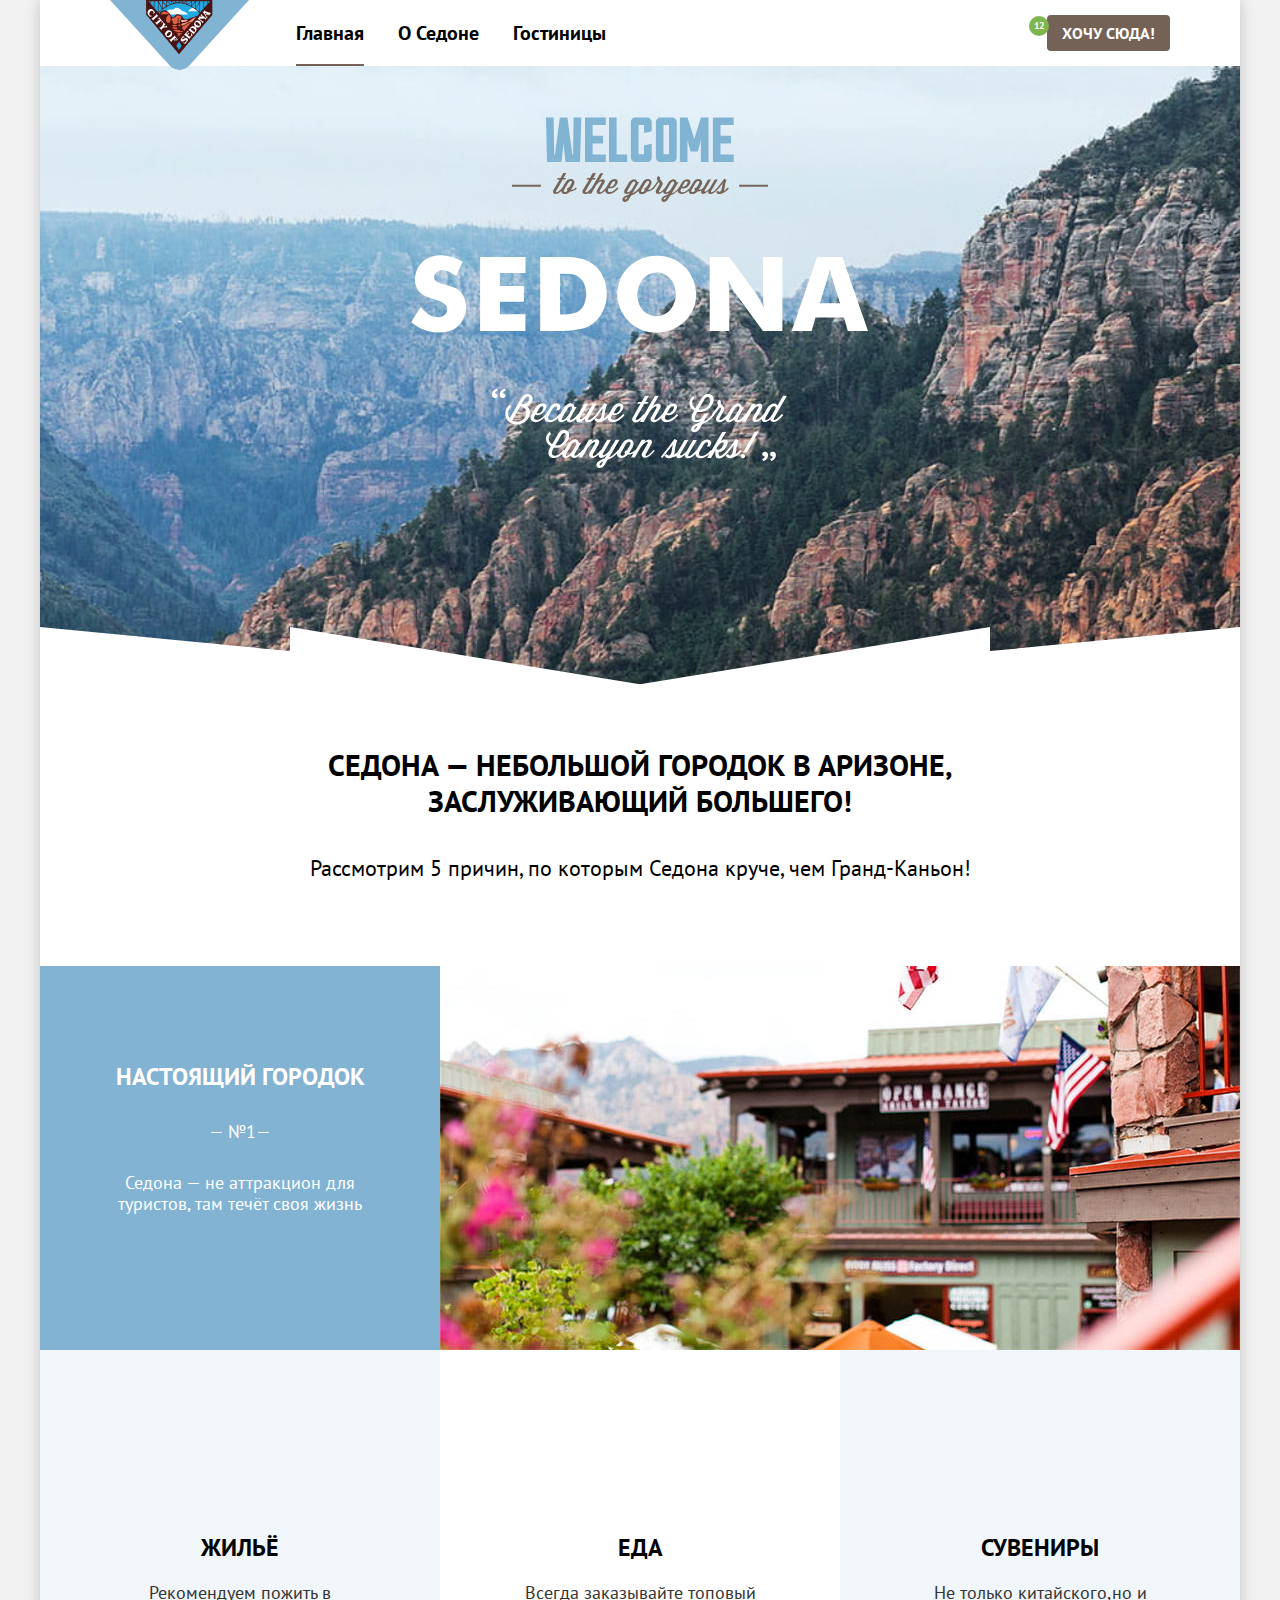
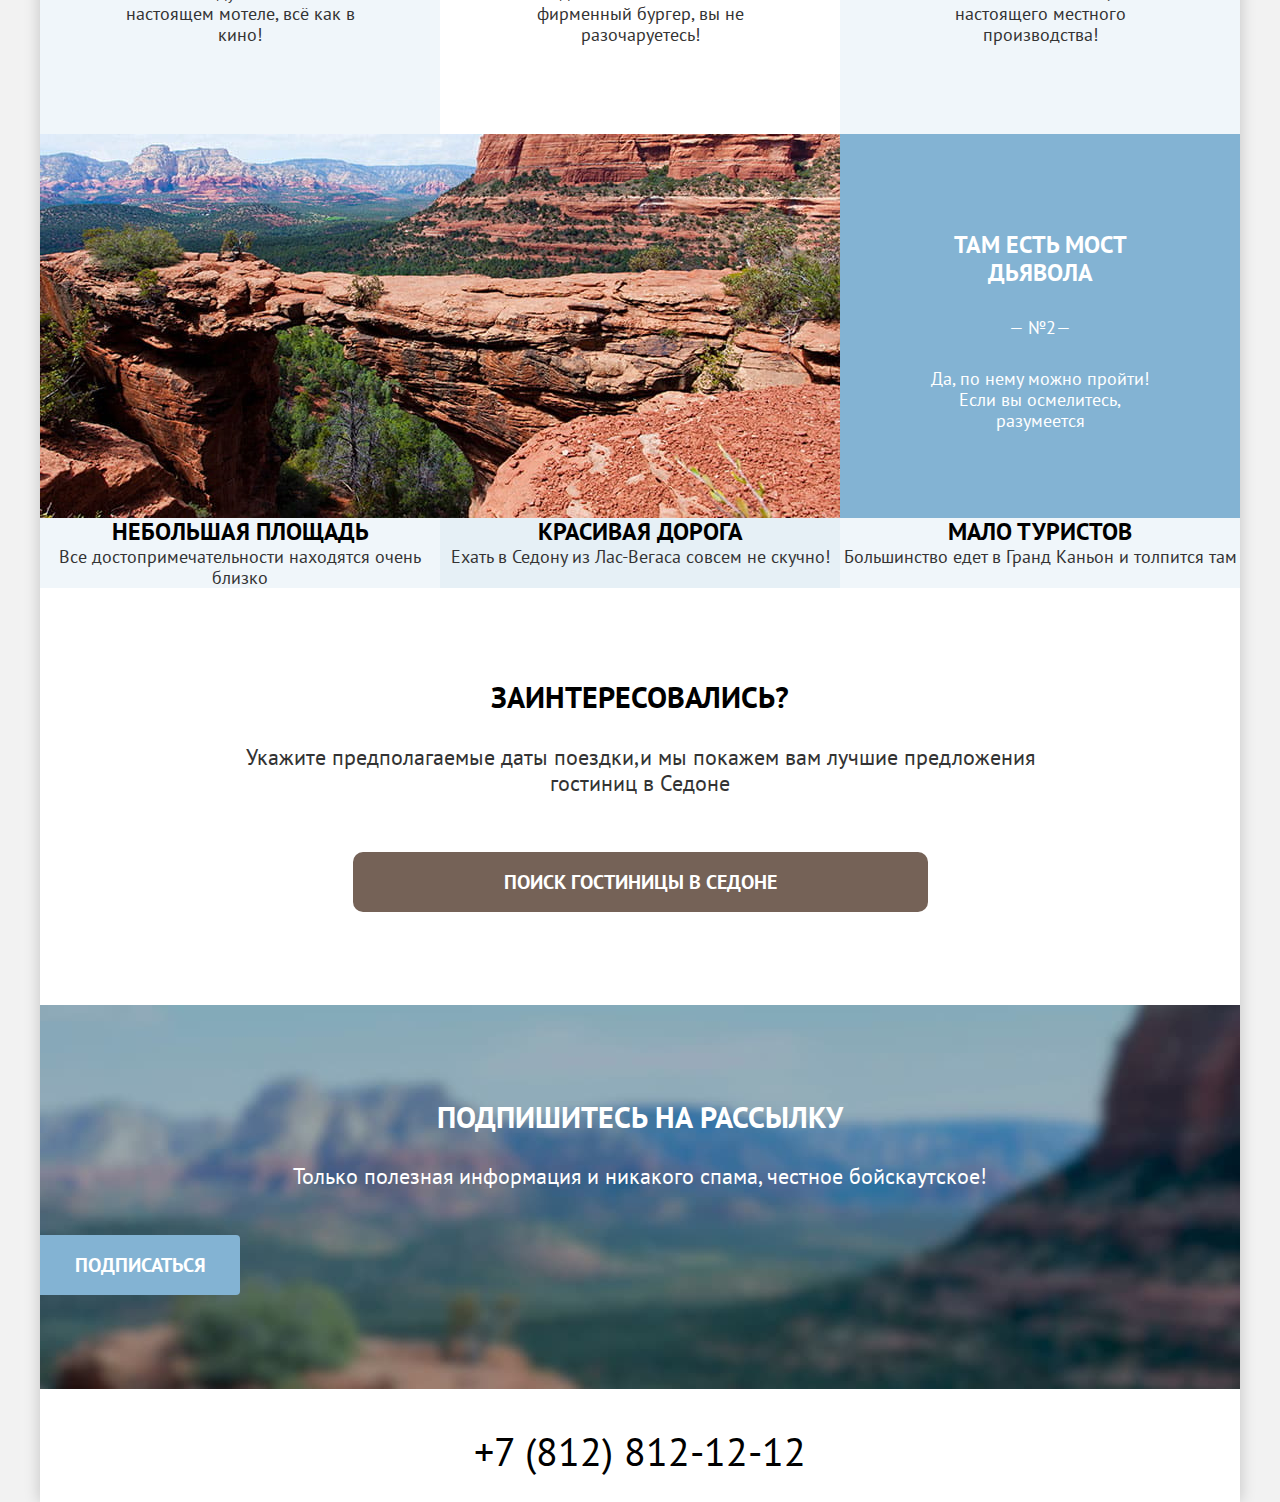
<file: index.html>
<!DOCTYPE html>
<html lang="ru">
  <head>
    <meta charset="utf-8">
    <meta name="viewport" content="width=device-width, initial-scale=1">
    <meta name="keywords" content="Седона, Гранд-Каньон, Аризона, путешествие, отдых, гостиница">
    <meta name="description" content="Седона - городок в Аризоне покруче, чем Гранд-Каньон">
    <link rel="stylesheet" href="css/style.css">
    <title>Седона - небольшой городок в Аризоне</title>
  </head>
  <body>
    <header class="page-header">
      <nav class="main-navigation">
        <a class="logo-link" href="">
          <img class="logo" src="images/header/logo.svg" width="139" height="70" alt="Логотип городка Седона.">
        </a>
        <ul class="navigation-list site-navigation">
          <li class="navigation-item">
            <a class="navigation-link navigation-link-current" href="">Главная</a>
          </li>
          <li class="navigation-item">
            <a class="navigation-link" href="#">О Седоне</a>
          </li>
          <li class="navigation-item">
            <a class="navigation-link" href="catalog.html">Гостиницы</a>
          </li>
        </ul>
        <ul class="navigation-list user-navigation">
          <li class="navigation-item">
            <a class="navigation-link" href="#">
              <span class="visually-hidden">Поиск</span>
            </a>
          </li>
          <li class="navigation-item">
            <a class="navigation-link" href="#">
              <span class="visually-hidden">Избранное</span>
              <span class="button-counter">12</span>
            </a>
          </li>
          <li class="navigation-item">
            <a class="button button-secondary" href="#">Хочу сюда!</a>
          </li>
        </ul>
      </nav>
    </header>

    <main class="index-page main-container">
      <h1 class="visually-hidden">Седона - городок в Аризоне</h1>
      <div class="hero">
        <img class="hero-image" src="images/hero.svg" width="458" height="352" alt="Welcome to the gorgeous Sedona. Because the Grand Canyon sucks!">
      </div>
      <section class="features">
        <h2 class="visually-hidden">Преимущества Седоны</h2>
        <p class="features-title">Седона — небольшой городок в Аризоне, заслуживающий большего!</p>
        <p class="features-description">Рассмотрим 5 причин, по которым Седона круче, чем Гранд-Каньон!</p>
        <ol class="features-list">
          <li class="features-item features-item-large">
            <div class="features-content">
              <h3>Настоящий городок</h3>
              <p>Седона — не аттракцион для туристов, там течёт своя жизнь</p>
            </div>
            <img src="images/features_city.jpg" width="800" height="384" alt="Фото города Седона.">
            <ul class="features-list features-sublist">
              <li class="features-item">
                <h4>Жильё</h4>
                <p>Рекомендуем пожить в настоящем мотеле, всё как в кино!</p>
              </li>
              <li class="features-item">
                <h4>Еда</h4>
                <p>Всегда заказывайте топовый фирменный бургер, вы не разочаруетесь!</p>
              </li>
              <li class="features-item">
                <h4>Сувениры</h4>
                <p>Не только китайского,но и настоящего местного производства!</p>
              </li>
            </ul>
          </li>
          <li class="features-item features-item-large">
            <div class="features-content">
              <h3>Там есть мост дьявола</h3>
              <p>Да, по нему можно пройти! Если вы осмелитесь, разумеется</p>
            </div>
            <img src="images/features-bridge.jpg" width="800" height="384" alt="Фото моста дьявола.">
          </li>
          <li class="features-item">
            <h3>Небольшая площадь</h3>
            <p>Все достопримечательности находятся очень близко</p>
          </li>
          <li class="features-item">
            <h3>Красивая дорога</h3>
            <p>Ехать в Седону из Лас-Вегаса совсем не скучно!</p>
          </li>
          <li class="features-item">
            <h3>Мало туристов</h3>
            <p>Большинство едет в Гранд Каньон и толпится там</p>
          </li>
        </ol>
      </section>
      <section class="booking">
        <h2 class="visually-hidden">Поиск гостиницы</h2>
        <p class="booking-title">Заинтересовались?</p>
        <p class="booking-description">Укажите предполагаемые даты поездки,и мы покажем вам лучшие предложения гостиниц в Седоне</p>
        <a class="button booking-button button-secondary" href="#">Поиск гостиницы в Седоне</a>
      </section>
      <section class="subscribe">
        <h2 class="subscribe-title">Подпишитесь на рассылку</h2>
        <p class="subscribe-description">Только полезная информация и никакого спама, честное бойскаутское!</p>
        <form class="subscribe-form" action="https://echo.htmlacademy.ru/courses" method="post">
          <label class="visually-hidden"> Ваш E-Mail
            <input class="subscribe-input" type="text" name="email" placeholder="Ваш e-mail">
          </label>
          <button class="button subscribe-button" type="submit">Подписаться</button>
        </form>
      </section>
    </main>

    <footer class="page-footer">
      <ul class="social-list">
        <li class="social-item">
          <a class="social-link" href="https://twitter.com/htmlacademy_ru">
            <span class="visually-hidden">Twitter</span>
          </a>
        </li>
        <li class="social-item">
          <a class="social-link" href="https://www.facebook.com/htmlacademy">
            <span class="visually-hidden">Facebook</span>
          </a>
        </li>
        <li class="social-item">
          <a class="social-link" href="https://www.youtube.com/c/HTMLAcademyRUS">
            <span class="visually-hidden">YouTube</span>
          </a>
        </li>
      </ul>
      <a class="footer-phone" href="tel:88128121212">+7 (812) 812-12-12</a>
      <a class="developer" href="https://htmlacademy.ru/">
        <span class="visually-hidden">Сделано в HTMLAcademy</span>
      </a>
    </footer>
  </body>
</html>
</file>
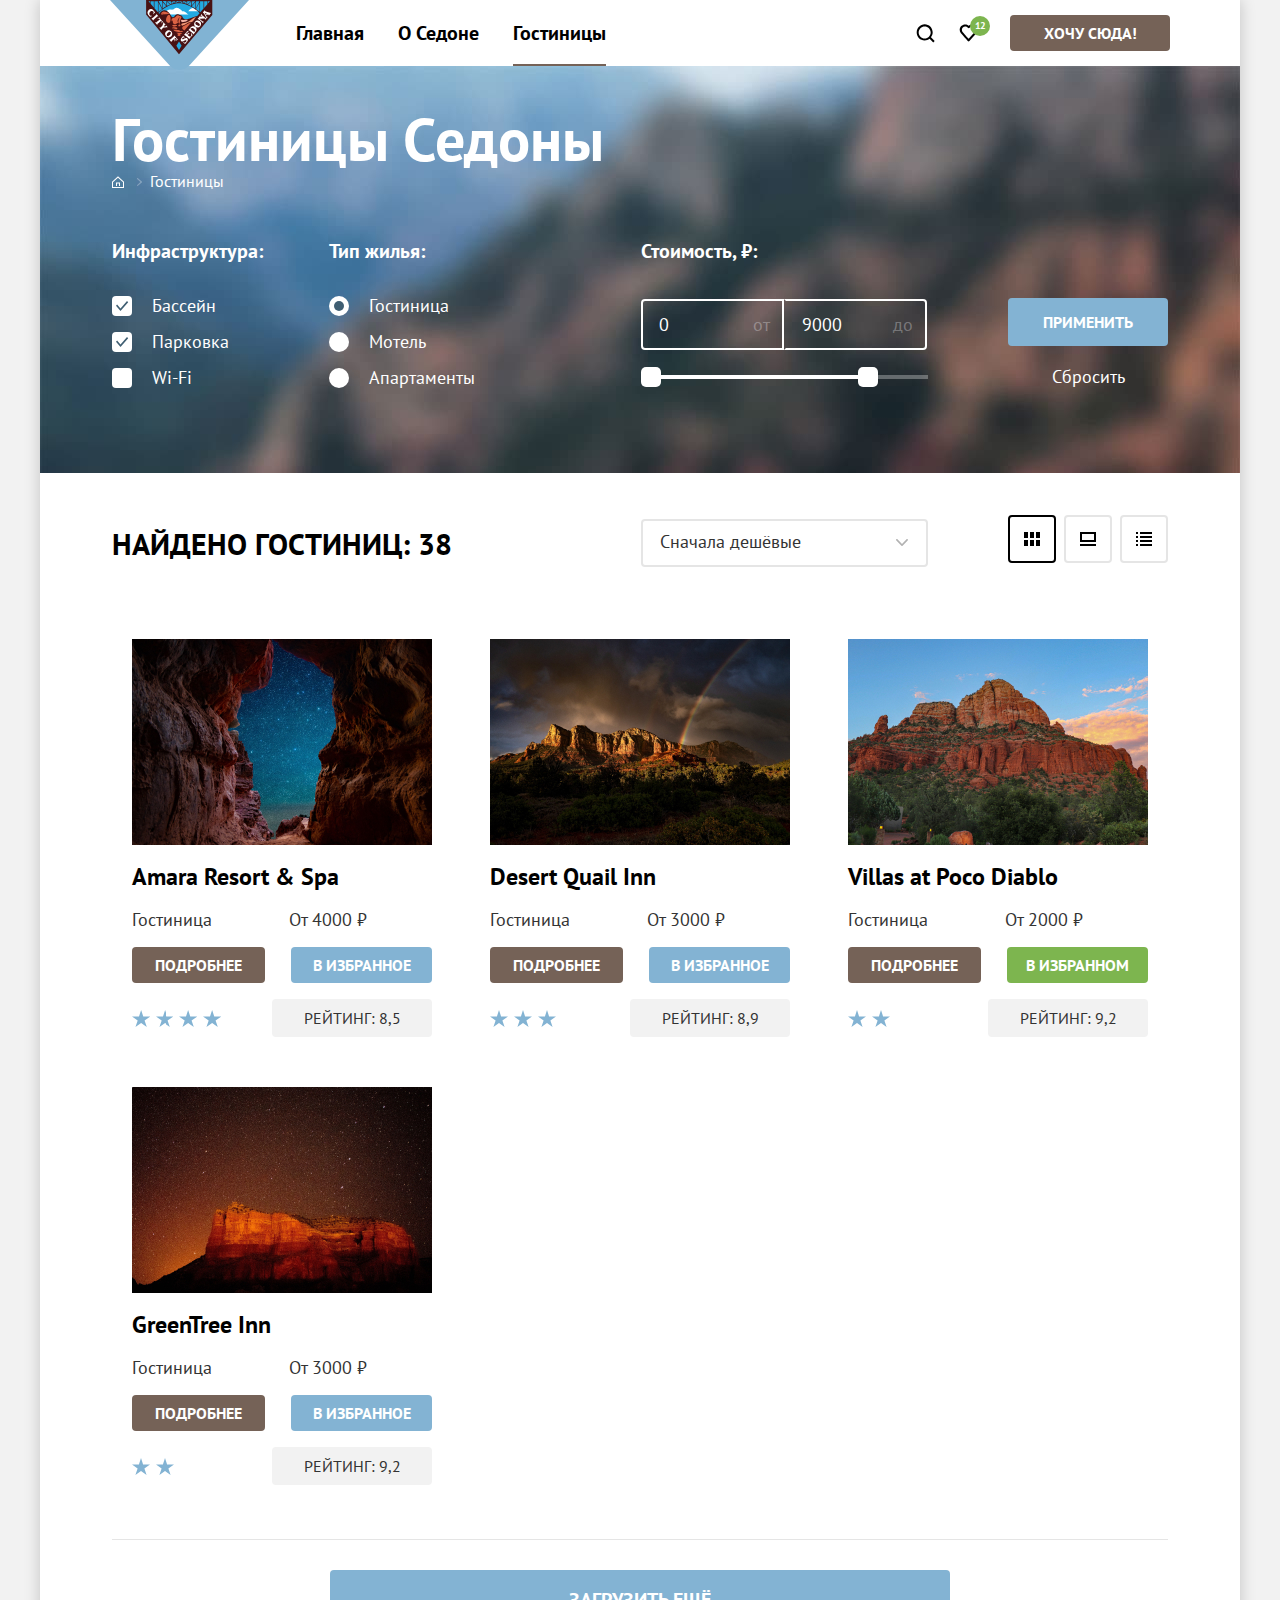
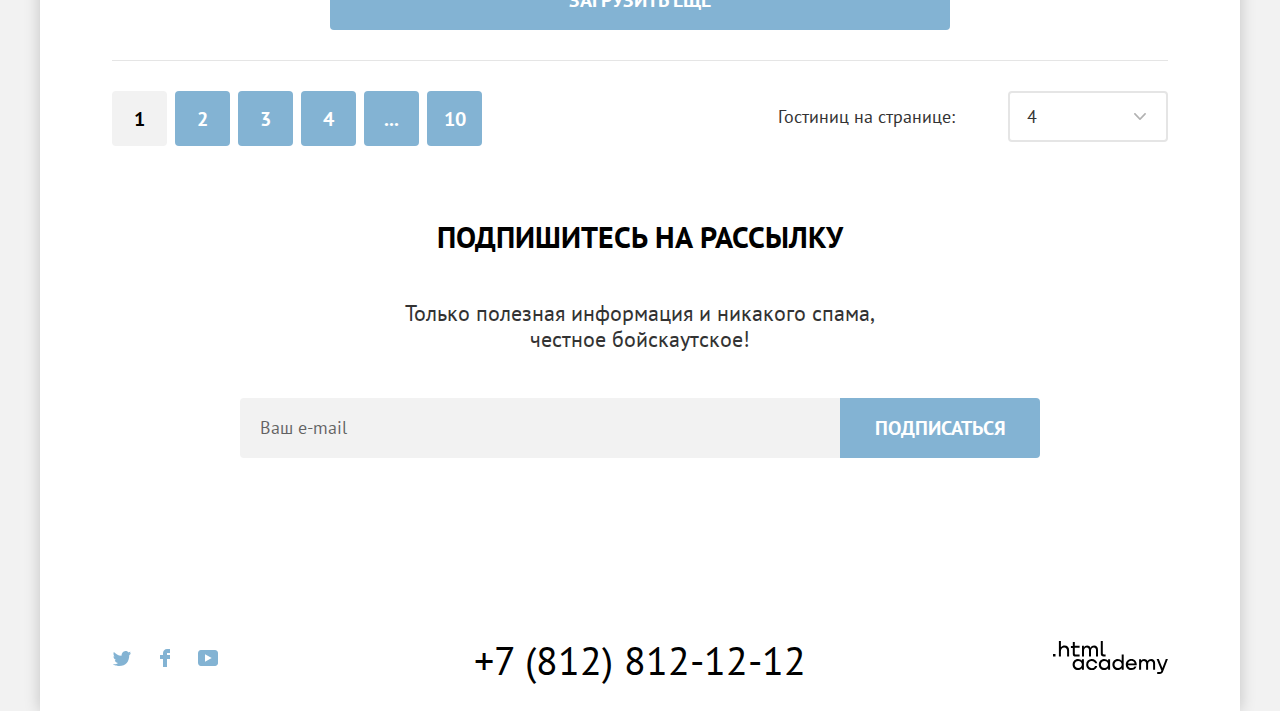
<file: catalog.html>
<!DOCTYPE html>
<html lang="ru">

<head>
  <meta charset="utf-8">
  <meta name="viewport" content="width=device-width, initial-scale=1">
  <meta name="keywords" content="Седона, Гранд-Каньон, Аризона, путешествие, отдых, гостиница">
  <meta name="description" content="Седона - городок в Аризоне покруче, чем Гранд-Каньон">
  <link rel="stylesheet" href="css/style.css">
  <link rel="icon" href="favicon.ico">
  <title>Седона - небольшой городок в Аризоне</title>
</head>

<body>
  <header class="page-header">
    <nav class="main-navigation">
      <a class="logo-link" href="index.html">
        <img class="logo" src="images/header/logo.svg" width="139" height="70" alt="Логотип городка Седона.">
      </a>
      <ul class="navigation-list site-navigation">
        <li class="navigation-item">
          <a class="navigation-link" href="index.html">Главная</a>
        </li>
        <li class="navigation-item">
          <a class="navigation-link" href="#">О Седоне</a>
        </li>
        <li class="navigation-item">
          <a class="navigation-link navigation-link-current" href="">Гостиницы</a>
        </li>
      </ul>
      <ul class="navigation-list user-navigation">
        <li class="navigation-item">
          <a class="navigation-link" href="#">
            <span class="visually-hidden">Поиск</span>
            <svg class="navigation-icon" width="19" height="19" viewBox="0 0 19 19" fill="none"
              xmlns="http://www.w3.org/2000/svg">
              <path
                d="M18.6821 16.9114L14.9821 13.2114C15.9821 11.9114 16.6821 10.2114 16.6821 8.31142C16.6821 3.91142 13.0821 0.311417 8.68207 0.311417C4.28207 0.311417 0.682068 4.01142 0.682068 8.41142C0.682068 12.8114 4.28207 16.4114 8.68207 16.4114C10.4821 16.4114 12.1821 15.8114 13.5821 14.7114L17.2821 18.4114L18.6821 16.9114ZM8.68207 14.4114C5.38207 14.4114 2.68207 11.7114 2.68207 8.41142C2.68207 5.11142 5.38207 2.41142 8.68207 2.41142C11.9821 2.41142 14.6821 5.11142 14.6821 8.41142C14.6821 11.7114 11.9821 14.4114 8.68207 14.4114Z"
                fill="black" />
            </svg>
          </a>
        </li>
        <li class="navigation-item">
          <a class="navigation-link favourite" href="#">
            <span class="visually-hidden">Избранное</span>
            <svg class="navigation-icon" width="19" height="18" viewBox="0 0 19 18" fill="none"
              xmlns="http://www.w3.org/2000/svg">
              <path
                d="M9.58207 17.4114C9.28207 17.4114 8.98207 17.3114 8.78207 17.0114C3.38207 10.9114 2.08207 9.51142 1.78207 9.11142C1.08207 8.21142 0.682068 7.01142 0.682068 5.81142C0.682068 2.81142 3.08207 0.411423 6.18207 0.411423C7.48207 0.411423 8.68207 0.911423 9.68207 1.71142C10.6821 0.911423 11.9821 0.411423 13.1821 0.411423C16.1821 0.411423 18.6821 2.81142 18.6821 5.81142C18.6821 7.11142 18.1821 8.31142 17.3821 9.21142L10.3821 17.1114C10.1821 17.3114 9.98207 17.4114 9.58207 17.4114ZM3.58207 7.91142C3.88207 8.31142 7.08207 11.9114 9.68207 14.8114L15.8821 7.81142C16.3821 7.31142 16.5821 6.61142 16.5821 5.81142C16.5821 4.01142 15.0821 2.51142 13.2821 2.51142C12.2821 2.51142 11.2821 3.01142 10.5821 3.81142C10.2821 4.11142 9.98207 4.21142 9.68207 4.21142C9.38207 4.21142 9.08207 4.01142 8.88207 3.81142C8.18207 3.01142 7.18207 2.51142 6.18207 2.51142C4.38207 2.51142 2.88207 4.01142 2.88207 5.81142C2.78207 6.71142 3.18207 7.41142 3.58207 7.91142C3.48207 7.91142 3.48207 7.91142 3.58207 7.91142Z"
                fill="black" />
            </svg>
            <span class="button-counter">12</span>
          </a>
        </li>
        <li class="navigation-item">
          <a class="button button-secondary user-navigation-button" href="#">Хочу сюда!</a>
        </li>
      </ul>
    </nav>
  </header>

  <main class="inner-page main-container">
    <div class="main-header">
      <h1 class="page-title">Гостиницы Седоны</h1>
      <ul class="breadcrumbs">
        <li class="breadcrumbs-item">
          <a class="breadcrumbs-link" href="index.html">
            <span class="visually-hidden">Главная</span>
          </a>
        </li>
        <li class="breadcrumbs-item">
          <a class="breadcrumbs-link breadcrumbs-link-current" href="">Гостиницы
          </a>
        </li>
      </ul>
      <section class="catalog-filter">
        <h2 class="visually-hidden">Фильтрация гостиниц Седоны</h2>
        <form class="filter-form" action="https://echo.htmlacademy.ru/courses" method="get">
          <fieldset class="filter-fieldset filter-services">
            <legend class="filter-title">Инфраструктура:</legend>
            <ul class="filter-list">
              <li class="filter-item">
                <label class="control">
                  <input class="control-input" type="checkbox" name="pool" checked>
                  <span class="control-label">Бассейн</span>
                </label>
              </li>
              <li class="filter-item">
                <label class="control">
                  <input class="control-input" type="checkbox" name="parking" checked>
                  <span class="control-label">Парковка</span>
                </label>
              </li>
              <li class="filter-item">
                <label class="control">
                  <input class="control-input" type="checkbox" name="wifi">
                  <span class="control-label">Wi-Fi</span>
                </label>
              </li>
            </ul>
          </fieldset>

          <fieldset class="filter-fieldset filter-living-type">
            <legend class="filter-title">Тип жилья:</legend>
            <ul class="filter-list">
              <li class="filter-item">
                <label class="control">
                  <input class="control-input" type="radio" name="living-type" value="hotel" checked>
                  <span class="control-label">Гостиница</span>
                </label>
              </li>
              <li class="filter-item">
                <label class="control">
                  <input class="control-input" type="radio" name="living-type" value="motel">
                  <span class="control-label">Мотель</span>
                </label>
              </li>
              <li class="filter-item">
                <label class="control">
                  <input class="control-input" type="radio" name="living-type" value="apartment">
                  <span class="control-label">Апартаменты</span>
                </label>
              </li>
            </ul>
          </fieldset>

          <fieldset class="filter-fieldset filter-price">
            <legend class="filter-title">Стоимость, ₽:</legend>
            <div class="range-wrapper-inputs">
              <label class="range-label">
                <input class="range-input" type="number" name="min-price" placeholder="0" value="0">
                <span class="range-title">от</span>
              </label>
              <label class="range-label">
                <input class="range-input" type="number" name="max-price" placeholder="9000" value="9000">
                <span class="range-title">до</span>
              </label>
            </div>
            <div class="range-scale">
              <div class="range-bar" style="left: 0; right: 60px;">
                <button class="range-toggle range-toggle-min" type="button">
                  <span class="visually-hidden">Изменить минимальную цену</span>
                </button>
                <button class="range-toggle range-toggle-max" type="button">
                  <span class="visually-hidden">Изменить максимальную цену</span>
                </button>
              </div>
            </div>
          </fieldset>
          <div class="filter-buttons">
            <button class="button filter-button" type="submit">Применить</button>
            <button class="filter-button-reset" type="reset">Сбросить</button>
          </div>
        </form>
      </section>
    </div>
    <section class="catalog">
      <h2 class="visually-hidden">Список подходящих гостиниц</h2>
      <div class="catalog-sort">
        <p class="filter-result">Найдено гостиниц: 38</p>
        <form class="sorting" action="https://echo.htmlacademy.ru/courses" method="get">
          <label class="visually-hidden">Сортировка гостиниц</label>
          <select class="sorting-control" name="sorting">
            <option class="sorting-cheap">Сначала дешёвые</option>
          </select>
        </form>
        <ul class="show-button-list">
          <li class="show-button-item">
            <a class="show-button tile show-button-current" href="#">
              <span class="visually-hidden">Показать карточками</span>
            </a>
          </li>
          <li class="show-button-item">
            <a class="show-button slide" href="#">
              <span class="visually-hidden">Показать слайдами</span>
            </a>
          </li>
          <li class="show-button-item">
            <a class="show-button list" href="#">
              <span class="visually-hidden">Показать списком</span>
            </a>
          </li>
        </ul>
      </div>
      <ul class="product-list">
        <li class="product-item">
          <a class="product-header" href="#">
            <img class="product-img" src="images/catalog/amara-resort.jpg" width="300" height="206" alt="">
            <h3 class="product-title">Amara Resort & Spa</h3>
          </a>
          <div class="product-info">
            <span class="living-type">Гостиница</span>
            <span class="product-price">От 4000 ₽</span>
          </div>
          <div class="product-rating-wrapper">
            <p class="product-stars product-star--four">
              <span class="visually-hidden">4 звезды</span>
            </p>
            <span class="product-rating">Рейтинг: 8,5</span>
          </div>
          <div class="product-buttons">
            <a class="button button-secondary product-button" href="#">Подробнее</a>
            <button class="button product-button-favourites" type="button">В избранное</button>
          </div>
        </li>
        <li class="product-item">
          <a class="product-header" href="#">
            <img class="product-img" src="images/catalog/desert-quail.jpg" width="300" height="206" alt="">
            <h3 class="product-title">Desert Quail Inn</h3>
          </a>
          <div class="product-info">
            <span class="living-type">Гостиница</span>
            <span class="product-price">От 3000 ₽</span>
          </div>
          <div class="product-rating-wrapper">
            <p class="product-stars product-star--three">
              <span class="visually-hidden">3 звезды</span>
            </p>
            <span class="product-rating">Рейтинг: 8,9</span>
          </div>
          <div class="product-buttons">
            <a class="button button-secondary product-button" href="#">Подробнее</a>
            <button class="button product-button-favourites" type="button">В избранное</button>
          </div>
        </li>
        <li class="product-item">
          <a class="product-header" href="#">
            <img class="product-img" src="images/catalog/villas-at-poco.jpg" width="300" height="206" alt="">
            <h3 class="product-title">Villas at Poco Diablo</h3>
          </a>
          <div class="product-info">
            <span class="living-type">Гостиница</span>
            <span class="product-price">От 2000 ₽</span>
          </div>
          <div class="product-rating-wrapper">
            <p class="product-stars product-star--two">
              <span class="visually-hidden">2 звезды</span>
            </p>
            <span class="product-rating">Рейтинг: 9,2 </span>
          </div>
          <div class="product-buttons">
            <a class="button button-secondary product-button" href="#">Подробнее</a>
            <button class="button in-favorites" type="button">В избранном</button>
          </div>
        </li>
        <li class="product-item">
          <a class="product-header" href="#">
            <img class="product-img" src="images/catalog/greentree.jpg" width="300" height="206" alt="">
            <h3 class="product-title">GreenTree Inn</h3>
          </a>
          <div class="product-info">
            <span class="living-type">Гостиница</span>
            <span class="product-price">От 3000 ₽</span>
          </div>
          <div class="product-rating-wrapper">
            <p class="product-stars product-star--two">
              <span class="visually-hidden">2 звезды</span>
            </p>
            <span class="product-rating">Рейтинг: 9,2 </span>
          </div>
          <div class="product-buttons">
            <a class="button button-secondary product-button" href="#">Подробнее</a>
            <button class="button product-button-favourites" type="button">В избранное</button>
          </div>
        </li>
      </ul>
      <button class="button load-more" type="button">Загрузить ещё</button>
      <div class="pagination-container">
        <ul class="pagination-list">
          <li class="pagination-item">
            <a class="pagination-link pagination-link-current">1</a>
          </li>
          <li class="pagination-item">
            <a class="pagination-link" href="#">2</a>
          </li>
          <li class="pagination-item">
            <a class="pagination-link" href="#">3</a>
          </li>
          <li class="pagination-item">
            <a class="pagination-link" href="#">4</a>
          </li>
          <li class="pagination-item">
            <a class="pagination-link">...</a>
          </li>
          <li class="pagination-item">
            <a class="pagination-link" href="#">10</a>
          </li>
        </ul>
        <form class="pagination-select" action="https://echo.htmlacademy.ru/courses" method="get">
          <label class="pagination-select-label" for="pagination-select-field">Гостиниц на странице:</label>
          <select name="pagination" id="pagination-select-field">
            <option value="4">4</option>
          </select>
        </form>
      </div>
    </section>
    <section class="subscribe">
      <div class="subscribe-container">
      <h2 class="subscribe-title">Подпишитесь на рассылку</h2>
      <p class="subscribe-description">Только полезная информация и никакого спама, <br> честное бойскаутское!</p>
      <form class="subscribe-form" action="https://echo.htmlacademy.ru/courses" method="post">
        <label class="visually-hidden"> Ваш E-Mail </label>
        <input class="subscribe-input" type="text" name="email" placeholder="Ваш e-mail" required>
        <button class="button subscribe-button" type="submit">Подписаться</button>
      </form>
      </div>
    </section>
  </main>

  <footer class="page-footer">
    <ul class="social-list">
      <li class="social-item">
        <a class="social-link" href="https://twitter.com/htmlacademy_ru">
          <span class="visually-hidden">Twitter</span>
          <svg class="social-icon" aria-hidden="true" focusable="false" xmlns="http://www.w3.org/2000/svg" width="18"
            height="15" viewBox="0 0 18 15">
            <g clip-path="url(#a)">
              <path
                d="M11.6.2c1.8-.5 3.2.3 3.8 1.2.7-.2 1.4-.5 2.1-.7 0 .9-.6 1.5-.9 1.8.7.1 1.4-.6 1.4-.6-.2 1-1.1 1.8-1.7 2C16.1 10.7 13 15.1 5.7 15h-.5c-.4 0-4.4-.5-5.2-1.9 2.4.2 4.1-.4 5-1.2-1-.3-2.9-.4-3.2-2.9.4.1.6.2 1.3.1C1.8 8.3.4 7.5.5 5.3c.3.3 1.1.5 1.4.5C1.1 5.6-.2 2.5.9.9c1.9 1.9 4 3.6 7.6 3.8C8.7 2.3 9.7.8 11.6.2" />
            </g>
            <defs>
              <clipPath id="a">
                <path fill="#fff" d="M0 0h18v15H0z" />
              </clipPath>
            </defs>
          </svg>
        </a>
      </li>
      <li class="social-item">
        <a class="social-link" href="https://www.facebook.com/htmlacademy">
          <span class="visually-hidden">Facebook</span>
          <svg class="social-icon" aria-hidden="true" focusable="false" width="10" height="18" viewBox="0 0 10 18"
            xmlns="http://www.w3.org/2000/svg">
            <g clip-path="url(#clip0_24196_688)">
              <path d="M7 0C4.8 0 3 1.8 3 4V6H0V10H3V18H7V10H10V6H7V4H10V0H7Z"/>
            </g>
            <defs>
              <clipPath id="clip0_24196_688">
                <rect width="10" height="18" fill="white" />
              </clipPath>
            </defs>
          </svg>

        </a>
      </li>
      <li class="social-item">
        <a class="social-link" href="https://www.youtube.com/c/HTMLAcademyRUS">
          <span class="visually-hidden">YouTube</span>
          <svg class="social-icon" aria-hidden="true" focusable="false" width="20" height="16" viewBox="0 0 20 16" xmlns="http://www.w3.org/2000/svg">
            <g clip-path="url(#clip0_24196_686)">
              <path
                d="M17 0H2.9C1.2 0 0 1.5 0 3.2V12.7C0 14.5 1.2 16 2.9 16H17.2C18.7 16 20.1 14.5 20.1 12.8V3.2C19.9 1.5 18.7 0 17 0ZM7 11.8V4.2L13.7 8L7 11.8Z"/>
            </g>
            <defs>
              <clipPath id="clip0_24196_686">
                <rect width="20" height="16" fill="white" />
              </clipPath>
            </defs>
          </svg>
        </a>
      </li>
    </ul>
    <a class="footer-phone" href="tel:88128121212">+7 (812) 812-12-12</a>
    <a class="developer" href="https://htmlacademy.ru/">
      <span class="visually-hidden">Сделано в HTMLAcademy</span>
      <svg class="developer-icon" aria-hidden="true" focusable="false" xmlns="http://www.w3.org/2000/svg" width="115" height="33" viewBox="0 0 115 33">
        <path
          d="M0 12.9v2.6h2.5v-2.6zM11.6 4.5c-1.6 0-2.8.7-3.6 1.7h-.1V0h-2v15.5h2v-5.3c0-2.1 1.3-3.6 3.3-3.6 1.8 0 2.9 1.4 2.9 3.2v5.7h2V9.4c.1-3-1.8-4.9-4.5-4.9M26.6 4.8h-4.8V1.1h-2v3.8h-1.9v2h1.9v6c0 1.7 1 2.7 2.7 2.7h4.1v-2h-3.7c-.7 0-1.1-.4-1.1-1.1V6.8h4.8zM41.1 4.6c-1.6 0-2.9.8-3.5 2.1h-.1c-.6-1.2-1.8-2.1-3.4-2.1-1.4 0-2.5.8-3.1 1.8h-.1V4.8H29v10.6h2V10c0-2 1-3.5 2.6-3.5 1.5 0 2.4 1 2.4 2.6v6.3h2V9.8c0-2.4 1.4-3.3 2.6-3.3 1.5 0 2.4 1 2.4 2.6v6.3h2V8.9c.1-2.5-1.4-4.3-3.9-4.3M47.8 12.7c0 1.7 1 2.7 2.8 2.7h2v-2h-1.7c-.7 0-1.1-.4-1.1-1.1V0h-2zM28.9 19.7c-.9-1.1-2.2-1.8-3.9-1.8-3.1 0-5.4 2.3-5.4 5.6s2.3 5.6 5.4 5.6c1.8 0 3-.8 3.8-1.9h.1v1.6h2V18.2h-2zm-3.6 7.4c-2.2 0-3.6-1.6-3.6-3.6s1.4-3.6 3.6-3.6 3.6 1.6 3.6 3.6c0 1.9-1.4 3.6-3.6 3.6M44.2 22c-.5-2.4-2.6-4.1-5.4-4.1a5.4 5.4 0 0 0-5.6 5.6c0 3.1 2.2 5.6 5.6 5.6 2.8 0 4.9-1.8 5.4-4.2h-2.1a3.4 3.4 0 0 1-3.3 2.3c-2.2 0-3.6-1.6-3.6-3.6s1.4-3.6 3.6-3.6c1.6 0 2.8 1 3.3 2.2h2.1zM55.1 19.7c-.9-1.1-2.2-1.8-3.9-1.8-3.1 0-5.4 2.3-5.4 5.6s2.3 5.6 5.4 5.6c1.8 0 3-.8 3.8-1.9h.1v1.6h2V18.2h-2zm-3.6 7.4c-2.2 0-3.6-1.6-3.6-3.6s1.4-3.6 3.6-3.6 3.6 1.6 3.6 3.6c0 1.9-1.5 3.6-3.6 3.6M68.7 19.8c-.9-1.1-2.2-1.9-3.9-1.9-3.1 0-5.4 2.3-5.4 5.6s2.2 5.6 5.4 5.6c1.7 0 3-.8 3.8-1.8h.1v1.5h2V13.4h-2zm-3.6 7.3c-2.2 0-3.6-1.6-3.6-3.6s1.4-3.6 3.6-3.6 3.6 1.6 3.6 3.6c-.1 2-1.5 3.6-3.6 3.6M78.3 17.9c-3.3 0-5.5 2.5-5.5 5.6 0 3 2.1 5.6 5.5 5.6 2.5 0 4.5-1.3 5.2-3.6h-2.1c-.5 1-1.6 1.6-3 1.6-1.9 0-3.3-1.3-3.4-2.9h8.8c.2-3.6-2-6.3-5.5-6.3m0 1.9c1.7 0 3 1 3.3 2.6h-6.5c.3-1.5 1.5-2.6 3.2-2.6M98.2 17.9c-1.6 0-2.9.8-3.6 2h-.1c-.6-1.2-1.8-2-3.4-2-1.4 0-2.5.7-3.1 1.8v-1.5h-1.9v10.6h2v-5.4c0-2 1-3.4 2.6-3.5 1.5 0 2.4 1 2.4 2.6v6.3h2v-5.6c0-2.4 1.4-3.3 2.6-3.3 1.5 0 2.4 1 2.4 2.6v6.3h2v-6.5c.1-2.6-1.4-4.4-3.9-4.4M109.4 27l-3.6-8.9h-2.2l4.8 11.6c-.3.9-.7 1.2-1.7 1.2h-2.5v2h2.5c1.8 0 2.8-.8 3.5-2.6l4.7-12.2h-2.1z" />
      </svg>
    </a>
  </footer>
</body>

</html>
</file>
<file: css/style.css>
@font-face {
  font-family: "PT Sans";
  font-style: normal;
  font-weight: 400;
  src: url("../fonts/ptsans-400.woff2") format("woff2");
  font-display: swap;
}

@font-face {
  font-family: "PT Sans";
  font-style: normal;
  font-weight: 700;
  src: url("../fonts/ptsans-700.woff2") format("woff2");
  font-display: swap;
}

html {
  height: 100%;
  background-color: #f2f2f2;
}

body {
  display: flex;
  flex-direction: column;
  width: 1200px;
  min-height: 100%;
  margin: 0 auto;
  font-family: "PT Sans", "Arial", sans-serif;
  font-size: 22px;
  line-height: 26px;
  font-weight: 400;
  color: #000000;
  background-color: #ffffff;
  box-shadow: 0 0 15px 0 rgba(0, 0, 0, 0.2);
}

.visually-hidden {
  position: absolute;
  width: 1px;
  height: 1px;
  margin: -1px;
  padding: 0;
  border: 0;
  clip: rect(0 0 0 0);
  overflow: hidden;
}

.main-container {
  flex-grow: 1;
}

.button {
  display: block;
  padding: 8px 15px;
  font-family: inherit;
  font-size: 16px;
  line-height: 20px;
  font-weight: 700;
  color: #ffffff;
  text-align: center;
  text-decoration: none;
  text-transform: uppercase;
  background-color: #83b3d3;
  border: none;
  border-radius: 4px;
}

.button:hover {
  background-color: #68a2ca;
  cursor: pointer;
}

.button:focus-visible {
  background-color: #68a2ca;
  outline: 3px solid #756257;
}

.button:active {
  color: rgba(255, 255, 255, 0.3);
  background-color: #68a2ca;
}

.button:disabled {
  background-color: #e5e5e5;
  cursor: default;
}

.button-secondary {
  background-color: #756257;
}

.button-secondary:hover {
  background-color: #615048;
}

.button-secondary:focus-visible {
  outline: 3px solid #83b3d3;
  outline-offset: 0;
  background-color: #615048;
}

.button-secondary:active {
  color: rgba(255, 255, 255, 0.3);
  background-color: #615048;
}

/* Шапка сайта */
.main-navigation {
  display: flex;
  width: 1060px;
  margin: 0 auto;
}

.navigation-list {
  display: flex;
  flex-wrap: wrap;
  align-items: center;
  margin: 0;
  padding: 0;
  list-style-type: none;
}

.navigation-link {
  position: relative;
  display: block;
  padding: 20px 17px;
  font-size: 20px;
  font-weight: 700;
  color: inherit;
  text-decoration: none;
}

.navigation-link-current::after {
  position: absolute;
  right: 17px;
  bottom: 0;
  left: 17px;
  height: 2px;
  content: "";
  background-color: #756257;
}

.navigation-link:hover {
  color: #756257;
}

.navigation-link:hover path {
  fill: #756257;
}

.navigation-link:active {
  color: rgba(117, 98, 87, 0.3);
}

.navigation-link:active path {
  fill: rgba(117, 98, 87, 0.3);
}

.navigation-link:active .button-counter {
  color: rgba(255, 255, 255, 0.3);
}

.logo-link {
  position: relative;
  z-index: 1;
  display: block;
  margin-right: 30px;
  margin-bottom: -5px;
}

.logo-link[href]:hover {
  opacity: 0.6;
}

.logo-link[href]:focus-visible {
  outline: 2px solid #756257;
}

.logo-link[href]:active {
  opacity: 0.3;
}

.logo {
  display: block;
}

.site-navigation {
  max-width: 580px;
}

.user-navigation {
  margin-left: auto;
}

.user-navigation .navigation-link {
  width: 42px;
  height: 65px;
  box-sizing: border-box;
}

.user-navigation .favourite {
  width: 44px;
}

.navigation-icon {
  position: absolute;
  top: 0;
  right: 0;
  bottom: 0;
  left: 0;
  margin: auto;
}

.button-counter {
  position: absolute;
  top: 15px;
  left: 24px;
  display: block;
  min-width: 12px;
  height: 20px;
  padding: 0 4px;
  font-size: 10px;
  line-height: 20px;
  letter-spacing: -1px;
  color: #ffffff;
  text-align: center;
  background-color: #7db54f;
  border-radius: 100vw;
}

.user-navigation-button {
  min-width: 130px;
  margin-left: 20px;
}

/* HERO */

.hero {
  min-height: 485px;
  padding-top: 51px;
  padding-bottom: 82px;
  text-align: center;
  background-color: #abd6ef;
  background-image: url("../images/hero-divider.svg"),
    url("../images/hero-background.jpg");
  background-repeat: no-repeat;
  background-position: 100% 100.05%, bottom;
  background-size: 100% auto, cover;
}

.hero-image {
  vertical-align: middle;
}

/* Преимущества */

.features {
  padding-top: 63px;
  text-align: center;
}

.features-title {
  max-width: 720px;
  margin: 0 auto;
  margin-bottom: 31px;
  font-size: 30px;
  line-height: 36px;
  font-weight: 700;
  text-transform: uppercase;
}

.features-description {
  margin: 0;
  margin-bottom: 80px;
  line-height: 36px;
}

.features-list {
  display: grid;
  grid-template-columns: repeat(3, 400px);
  margin: 0;
  padding: 0;
  list-style-type: none;
  counter-reset: features 0;
}

.features-item h3,
.features-item h4 {
  margin: 0;
  font-size: 24px;
  line-height: 28px;
  text-transform: uppercase;
}

.features-item h3 {
  order: -1;
}

.features-item h4 {
  margin-bottom: 20px;
}

.features-item p {
  font-size: 18px;
  line-height: 21px;
  margin: 0;
}

.features-item {
  background-color: rgba(131, 179, 211, 0.12);
  counter-increment: features 1;
}

.features-item img {
  max-width: 100%;
  object-fit: cover;
  align-self: center;
}

.features-sublist {
  grid-column: 1 / -1;
  color: #333333;
  background-color: #ffffff;
}

.features-sublist h4 {
  color: #000000;
}

.features-sublist .features-item {
  padding: 184px 75px 79px;
  min-height: 384px;
  box-sizing: border-box;
  background-repeat: no-repeat;
  background-position: left 50% top 87px;
}

.features-hotels {
  background-image: url("../images/subfeatures-hotels.svg");
}

.features-food {
  background-image: url("../images/subfeatures-food.svg");
}

.features-souveniers {
  background-image: url("../images/subfeatures-souveniers.svg");
}

.features-item:not(.features-item-large) p {
  color: #333333;
}

.features-item-large {
  display: grid;
  grid-template-columns: repeat(3, 400px);
  grid-column: 1 / -1;
  padding: 0;
  color: #ffffff;
  background-color: #83b3d3;
}

.features-content {
  display: flex;
  flex-direction: column;
  gap: 30px;
  min-height: 384px;
  padding: 97px 75px 80px;
  box-sizing: border-box;
}

.features-content::before {
  content: "— №" counter(features) "—";
  font-size: 18px;
  line-height: 21px;
}

.features-item-large img {
  grid-column: span 2;
}

.features-item-large:nth-child(2) img {
  order: -1;
}


.features-item:not(.features-item-large):nth-child(even) {
  background-color: rgba(131, 179, 211, 0.2);
}

.features-sublist .features-item:nth-child(even) {
  background-color: #ffffff;
}

/* Бронирование */
.booking {
  max-width: 800px;
  margin: 0 auto;
  padding-top: 91px;
  padding-bottom: 93px;
  text-align: center;
}

.booking-title {
  margin: 0;
  margin-bottom: 29px;
  font-size: 30px;
  line-height: 36px;
  font-weight: 700;
  text-transform: uppercase;
}

.booking-description {
  margin: 0;
  margin-bottom: 56px;
  color: #333333;
}

.booking-button {
  min-width: 545px;
  width: fit-content;
  margin: 0 auto;
  padding: 12px 15px;
  font-size: 20px;
  line-height: 36px;
  border-radius: 10px;
}

/* Подписка */

.subscribe {
  text-align: center;
}

.subscribe-container {
  max-width: 800px;
  margin: 0 auto;
}

.index-page .subscribe {
  padding: 94px 0;
  color: #ffffff;
  background-color: #abd6ef;
  background-image: url("../images/index-subsrcibe.jpg");
  background-repeat: no-repeat;
  background-size: cover;
}

.subscribe-title {
  margin: 0;
  margin-bottom: 29px;
  font-size: 30px;
  line-height: 35px;
  font-weight: 700;
  text-transform: uppercase;
}

.subscribe-description {
  margin: 0;
  margin-bottom: 46px;
}

.subscribe-form {
  display: flex;
  width: 800px;
}

.subscribe-input {
  flex-grow: 1;
  padding: 14px 20px;
  font-family: "PT Sans", "Arial", sans-serif;
  font-size: 18px;
  line-height: 24px;
  color: #000000;
  background-color: #f2f2f2;
  border: none;
  border-radius: 4px 0 0 4px;
}

.subscribe-input:hover {
  background-color: #e5e5e5;
}

.subscribe-input:focus-visible {
  background-color: #e5e5e5;
  outline: 3px solid #83b3d3;
}

.subscribe-input:disabled {
  opacity: 0.3;
  pointer-events: none;
}

.input--error {
  outline: 2px solid #ff5757;
  outline-offset: -2px;
}

.subscribe-input::placeholder {
  color: rgba(0, 0, 0, 0.6);
}

.subscribe-button {
  min-width: 200px;
  max-width: 300px;
  padding: 17px 15px;
  font-size: 20px;
  line-height: 26px;
  border-radius: 0 4px 4px 0;
}

/* Внутренняя страница. Шапка основного содежимого */
.main-header {
  padding: 43px 72px 84px;
  color: #ffffff;
  background-color: #abd6ef;
  background-image: url("../images/catalog/catalog-background.jpg");
  background-repeat: no-repeat;
  background-size: cover;
}

.page-title {
  margin: 0;
  margin-bottom: 2px;
  font-size: 60px;
  line-height: 60px;
  font-weight: 700;
}

.breadcrumbs {
  display: flex;
  flex-wrap: wrap;
  margin: 0;
  margin-bottom: 45px;
  padding: 0;
  list-style-type: none;
}

.breadcrumbs-item {
  position: relative;
  margin-right: 26px;
}

.breadcrumbs-item::after {
  content: "";
  position: absolute;
  top: 50%;
  right: -18px;
  transform: translateY(-50%);
  width: 5px;
  height: 8px;
  background-image: url("../images/catalog/breadcrumbs-arrow.svg");
  background-repeat: no-repeat;
}

.breadcrumbs-item:last-child::after {
  content: none;
}

.breadcrumbs-link {
  display: block;
  font-size: 16px;
  line-height: 21px;
  color: inherit;
  text-decoration: none;
  border-radius: 1px;
}

.breadcrumbs-item:first-child .breadcrumbs-link {
  width: 22px;
  height: 22px;
  background-image: url("../images/catalog/breadcrumbs-home.svg");
  background-repeat: no-repeat;
  background-position: left 0 center;
  margin-right: -10px;
}

.breadcrumbs-link:hover {
  opacity: 0.6;
}

.breadcrumbs-link:focus-visible {
  outline: 3px solid #83b3d3;
  outline-offset: 2px;
}

.breadcrumbs-link:active {
  opacity: 0.3;
}

.filter-form {
  display: flex;
}

.filter-fieldset {
  width: 190px;
  margin: 0;
  margin-right: 27px;
  padding: 0;
  border: none;
}

.filter-list {
  margin: 0;
  padding: 0;
  list-style-type: none;
}

.filter-item:not(:last-child) {
  margin-bottom: 13px;
}

.filter-price {
  width: 287px;
  margin-left: 95px;
}

.filter-title {
  margin-bottom: 30px;
  padding: 0;
  font-size: 20px;
  line-height: 26px;
  font-weight: 700;
}

.filter-price .filter-title {
  margin-bottom: 35px;
}

.control {
  display: flex;
  align-items: center;
  cursor: pointer;
}

.control-label {
  font-size: 18px;
  line-height: 23px;
}

.control-input {
  position: relative;
  -webkit-appearance: none;
  appearance: none;
  margin: 0;
  margin-right: 20px;
  outline: none;
}

.control-input::before {
  content: "";
  display: block;
  width: 20px;
  height: 20px;
  border-radius: 4px;
  background-color: #ffffff;
}

.control-input[type="checkbox"]:checked::before {
  background-image: url("../images/catalog/checked.svg");
  background-repeat: no-repeat;
  background-position: center;
}

.control-input[type="radio"]::before {
  border-radius: 50%;
}

.control-input[type="radio"]:checked::after {
  content: "";
  position: absolute;
  top: 50%;
  left: 50%;
  transform: translate(-50%, -50%);
  width: 10px;
  height: 10px;
  background-color: #3f5e72;
  border-radius: 50%;
}

.control:hover {
  opacity: 0.6;
}

.control-input:focus::before {
  outline: 3px solid #83b3d3;
}

.control:active {
  opacity: 0.3;
}

.control:has(.control-input:disabled) {
  opacity: 0.1;
  cursor: default;
}

.range-wrapper-inputs {
  display: flex;
  margin-bottom: 25px;
}

.range-label {
  display: flex;
  justify-content: space-between;
  width: 143px;
  padding: 12px 12px 12px 16px;
  border: 2px solid #ffffff;
  box-sizing: border-box;
}

.range-label:first-child {
  border-radius: 4px 0 0 4px;
}

.range-label:last-child {
  border-left: 2px solid transparent;
  border-radius: 0 4px 4px 0;
}

.range-label:hover:not(:focus-within) {
  border-color: rgba(255, 255, 255, 0.6);
}

.range-label:last-child:hover {
  border-left: 2px solid rgba(255, 255, 255, 0.6);
}

.range-label:focus-within:not(:active) {
  box-shadow: inset 0 0 0 3px #81b3d2,
    0 0 0 3px #81b3d2;
  z-index: 1;
}

.range-label:last-child:focus-within {
  border-left: 2px solid #ffffff;
}

.range-label:active {
  background-color: #756257;
  border-color: #ffffff;
}

.range-label:has(.range-input:disabled) {
  opacity: 0.1;
  cursor: default;
}

.range-input {
  max-width: 85px;
  padding: 0;
  padding-right: 12px;
  flex-grow: 1;
  font-family: inherit;
  font-size: 18px;
  line-height: 18px;
  color: #ffffff;
  background-color: transparent;
  border: none;
  outline: none;
  box-sizing: border-box;
  -webkit-appearance: textfield;
  appearance: textfield;
}

.range-input::-webkit-outer-spin-button,
.range-input::-webkit-inner-spin-button {
  -webkit-appearance: none;
  appearance: none;
  margin: 0;
}

.range-input::placeholder {
  color: rgba(255, 255, 255, 0.3);
}

.range-title {
  font-size: 18px;
  line-height: 23px;
  color: rgba(255, 255, 255, 0.3);
}

.range-scale {
  position: relative;
  height: 4px;
  background-color: rgba(255, 255, 255, 0.3);
}

.range-bar {
  position: absolute;
  height: 4px;
  background-color: #ffffff;
}

.range-toggle {
  position: absolute;
  top: -8px;
  width: 20px;
  height: 20px;
  background-color: #ffffff;
  border-radius: 5px;
  border: none;
  cursor: pointer;
}

.range-toggle-min {
  left: 0;
}

.range-toggle-max {
  right: -10px;
}

.range-toggle:hover {
  box-shadow: 0 4px 10px 0 #000000;
}

.range-toggle:focus-visible {
  outline: 3px solid #83b3d3;
}

.range-toggle:active {
  outline: 2px solid #83b3d3;
}

.range-toggle:disabled {
  background-color: #cbcbcb;
  pointer-events: none;
}

.filter-buttons {
  align-self: flex-end;
  margin-left: auto;
}

.filter-button {
  min-width: 160px;
  margin-bottom: 18px;
  padding: 16px 15px;
  line-height: 16px;
}

.filter-button:focus-visible {
  outline: 3px solid #ffffff;
  background-color: #68a2ca;
}

.filter-button-reset {
  display: block;
  margin: 0 auto;
  font-family: "PT Sans", "Arial", sans-serif;
  min-width: 160px;
  font-size: 18px;
  line-height: 23px;
  color: inherit;
  background-color: transparent;
  border: none;
  cursor: pointer;
}

.filter-button-reset:hover {
  opacity: 0.6;
}

.filter-button-reset:focus-visible {
  outline: 3px solid #83b3d3;
}

.filter-button-reset:active {
  opacity: 0.3;
}

.filter-button-reset:disabled {
  opacity: 0.1;
  cursor: default;
}

/* Каталог */

.catalog {
  margin-bottom: 65px;
  padding: 42px 72px 0;
}

.catalog-sort {
  display: flex;
  align-items: center;
  margin-bottom: 48px;
}

.filter-result {
  width: 450px;
  margin: 0;
  margin-right: 79px;
  font-size: 30px;
  line-height: 39px;
  font-weight: 700;
  text-transform: uppercase;
}

.sorting {
  margin-right: 10px;
}

.sorting-control {
  width: 287px;
  padding: 12px 35px 14px 17px;
  font-family: inherit;
  font-size: 18px;
  line-height: 18px;
  color: #333333;
  border: 2px solid #e5e5e5;
  border-radius: 4px;
  background-color: transparent;
  background-image: url("../images/catalog/sorting-arrow.svg");
  background-repeat: no-repeat;
  background-position: top 18px right 18px;
  -webkit-appearance: none;
  appearance: none;
  outline: none;
}

.sorting-control:hover,
.sorting-control:focus-visible {
  border-color: #83b3d3;
}

.sorting-control:active {
  opacity: 0.3;
}

.sorting-control:disabled {
  opacity: 0.1;
  pointer-events: none;
}

.show-button-list {
  display: flex;
  flex-wrap: wrap;
  margin: 0;
  margin-left: auto;
  padding: 0;
  list-style-type: none;
}

.show-button {
  display: block;
  box-sizing: border-box;
  width: 48px;
  height: 48px;
  border: 2px solid #e5e5e5;
  border-radius: 4px;
  cursor: pointer;
  background-repeat: no-repeat;
  background-position: center;
  outline: none;
}

.show-button:hover,
.show-button:focus-visible,
.show-button:active {
  border-color: #83b3d3;
}

.tile {
  background-image: url("../images/catalog/mode-tile.svg");
}

.slide {
  background-image: url("../images/catalog/mode-slideshow.svg");
}

.list {
  background-image: url("../images/catalog/mode-list.svg");
}

.show-button-current {
  border-color: #000000;
}

.show-button-item:not(:last-child) {
  margin-right: 8px;
  margin-bottom: 8px;
}

.product-list {
  display: grid;
  grid-template-columns: repeat(3, 340px);
  gap: 10px 18px;
  margin: 0;
  margin-bottom: 30px;
  padding: 0;
  padding-bottom: 34px;
  border-bottom: 1px solid #e5e5e5;
  list-style-type: none;
}

.product-item {
  display: flex;
  flex-direction: column;
  gap: 16px;
  padding: 20px;
}

.product-header {
  flex-grow: 1;
  color: inherit;
  text-decoration: none;
  outline: none;
}

.product-header:hover {
  opacity: 0.6;
}

.product-header:focus-visible .product-img {
  outline: 3px solid #83b3d3;
}

.product-header:active {
  opacity: 0.3;
}

.product-img {
  display: block;
  width: 100%;
  object-fit: cover;
  margin-bottom: 16px;
}

.product-title {
  margin: 0;
  font-size: 24px;
  line-height: 31px;
  font-weight: 700;
}

.product-info {
  display: flex;
  justify-content: space-between;
  font-size: 18px;
  line-height: 23px;
  color: #333333;
}

.living-type {
  width: 133px;
}

.product-price {
  width: 143px;
}

.product-stars {
  height: 17px;
  margin: 0;
  font-size: 18px;
  line-height: 23px;
  color: #333333;
  background-image: url("../images/catalog/star.svg");
  background-repeat: space;
  background-size: 18px 17px;
}

.product-star--one {
  width: 18px;
}

.product-star--two {
  width: 42px;
}

.product-star--three {
  width: 66px;
}

.product-star--four {
  width: 89px;
}

.product-star--five {
  width: 107px;
}

.product-rating-wrapper {
  display: flex;
  justify-content: space-between;
  align-items: center;
  order: 1;
}

.product-rating {
  display: block;
  width: 120px;
  padding: 10px 20px;
  font-size: 16px;
  line-height: 18px;
  color: #333333;
  text-transform: uppercase;
  text-align: center;
  background-color: #f2f2f2;
  border-radius: 4px;
}

.product-buttons {
  display: flex;
  justify-content: space-between;
  flex-wrap: wrap;
}

.product-button {
  width: 103px;
}

.product-button-favourites {
  width: 141px;
}

.product-button-favourites:hover,
.product-button-favourites:active {
  outline: 1px solid #756257;
  outline-offset: -1px;
}

.in-favorites {
  background-color: #7db54f;
  width: 141px;
}

.in-favorites:hover {
  background-color: #6c9e42;
}

.in-favorites:focus-visible {
  background-color: #6c9e42;
  outline: 3px solid #756257;
}

.in-favorites:active {
  background-color: #6c9e42;
  color: rgba(255, 255, 255, 0.3);
}

/* Пагинация */
.load-more {
  width: 620px;
  margin: 0 auto 30px;
  padding: 17px 15px;
  font-size: 20px;
  line-height: 26px;
}

.pagination-container {
  display: flex;
  justify-content: space-between;
  padding-top: 30px;
  border-top: 1px solid #e5e5e5;
}

.pagination-list {
  display: flex;
  flex-wrap: wrap;
  max-width: 650px;
  margin: 0;
  padding: 0;
  list-style-type: none;
}

.pagination-item:not(:last-child) {
  margin-right: 8px;
}

.pagination-item {
  margin-bottom: 8px;
}

.pagination-link {
  display: flex;
  justify-content: center;
  align-items: center;
  min-width: 55px;
  min-height: 55px;
  padding: 10px;
  box-sizing: border-box;
  font-size: 20px;
  line-height: 24px;
  font-weight: 700;
  color: #ffffff;
  text-decoration: none;
  background-color: #83b3d3;
  border-radius: 4px;
  outline: none;
}

.pagination-link-current {
  color: #000000;
  background-color: #f2f2f2;
}

.pagination-link[href]:hover {
  background-color: #68a2ca;
}

.pagination-link[href]:focus-visible {
  background-color: #68a2ca;
  outline: 3px solid #756257;
}

.pagination-link[href]:active {
  background-color: #68a2ca;
  color: rgba(255, 255, 255, 0.3);
}

.pagination-select {
  font-size: 18px;
  line-height: 23px;
  color: #333333;
}

.pagination-select-label {
  margin-right: 48px;
}

.pagination-select select {
  width: 160px;
  padding: 12px 17px;
  font-family: "PT Sans", "Arial", sans-serif;
  font-size: 18px;
  line-height: 23px;
  color: #333333;
  border: 2px solid #e5e5e5;
  border-radius: 4px;
  -webkit-appearance: none;
  appearance: none;
  background-color: transparent;
  background-image: url("../images/catalog/sorting-arrow.svg");
  background-repeat: no-repeat;
  background-position: top 20px right 20px;
  outline: none;
}

.pagination-select select:hover,
.pagination-select select:focus-visible {
  border-color: #83b3d3;
}

.pagination-select select:active {
  color: rgba(51, 51, 51, 0.3);
}

.pagination-select select:disabled {
  opacity: 0.1;
  pointer-events: none;
}

/* Подписка на внутренней странице */
.inner-page .subscribe {
  margin-bottom: 140px;
}

.inner-page .subscribe-title {
  margin-bottom: 46px;
}

.inner-page .subscribe-description {
  color: #333333;
}

/* Футер */
.page-footer {
  display: grid;
  grid-template-columns: repeat(3, 1fr);
  align-items: center;
  width: 1056px;
  margin: 0 auto;
  padding: 40px 0 30px;
}

.social-list {
  display: flex;
  flex-wrap: wrap;
  margin: 0;
  margin-left: -10px;
  padding: 0;
  list-style-type: none;
}

.social-item:not(:last-child) {
  margin-right: 3px;
}

.social-item {
  margin-bottom: 3px;
}

.social-link {
  position: relative;
  display: block;
  width: 40px;
  height: 40px;
  border-radius: 10px;
}

.social-icon {
  position: absolute;
  top: 0;
  bottom: 0;
  left: 0;
  right: 0;
  margin: auto;
  fill: #83b3d3;
}

.social-link:hover .social-icon {
  fill: #68a2ca;
}

.social-link:focus-visible {
  outline: 3px solid #83b3d3;
  outline-offset: -3px;
}

.social-link:focus-visible .social-icon {
  fill: #68a2ca;
}

.social-link:active .social-icon {
  fill-opacity: 0.3;
}

.footer-phone {
  font-size: 40px;
  line-height: 40px;
  color: #000000;
  text-decoration: none;
  text-align: center;
  border-radius: 10px;
}

.footer-phone:hover {
  color: #756257;
}

.footer-phone:focus-visible {
  color: #756257;
  outline: 3px solid #83b3d3;
  outline-offset: 10px;
}

.footer-phone:active {
  opacity: 0.3;
}

.developer {
  justify-self: end;
  align-self: center;
  border-radius: 10px;
}

.developer-icon {
  fill: #000000;
}

.developer:hover .developer-icon,
.developer:focus-visible .developer-icon {
  fill: #756257;
}

.developer:focus-visible {
  outline: 3px solid #83b3d3;
  outline-offset: 10px;
}

.developer:active .developer-icon {
  fill-opacity: 0.3;
}

/* Модальное окно */
.modal-container {
  position: fixed;
  top: 0;
  left: 0;
  z-index: 1;
  display: flex;
  width: 100%;
  height: 100%;
  background-color: rgba(242, 242, 242, 0.8);
}

.modal {
  position: relative;
  margin: auto;
  padding: 70px;
  padding-top: 62px;
  background-color: #ffffff;
  border-radius: 30px;
  box-shadow: 0 25px 50px rgba(0, 0, 0, 0.15);
}

.modal-booking {
  width: 575px;
}

.modal-close-button {
  position: absolute;
  top: 54px;
  right: 70px;
  width: 53px;
  height: 53px;
  padding: 0;
  background-color: #f2f2f2;
  border: none;
  border-radius: 50%;
  cursor: pointer;
}

.modal-close-button::before,
.modal-close-button::after {
  position: absolute;
  top: 50%;
  left: 50%;
  content: "";
  width: 18px;
  height: 2px;
  background-color: #000000;
}

.modal-close-button::before {
  transform: translate(-50%, -50%) rotate(45deg);
}

.modal-close-button::after {
  transform: translate(-50%, -50%) rotate(-45deg);
}

.modal-close-button:hover {
  background-color: #e5e5e5;
}

.modal-close-button:focus-visible {
  background-color: #e5e5e5;
  outline: 3px solid #83b3d3;
}

.modal-close-button:active {
  background-color: #e5e5e5;
}

.modal-close-button:active::before,
.modal-close-button:active::after {
  background-color: rgba(0, 0, 0, 0.3);
}

.modal-title {
  margin: 0;
  margin-bottom: 54px;
  padding-right: 65px;
  font-weight: 700;
  font-size: 30px;
  line-height: 40px;
  text-transform: uppercase;
}

.booking-form {
  display: grid;
  grid-template-columns: 50% 50%;
}

.field-group:first-child,
.field-group:nth-child(2) {
  grid-column: 1 / -1;
}

.field-group {
  display: grid;
  grid-template-columns: 140px 1fr;
  column-gap: 15px;
  align-items: center;
}

.booking-label {
  font-weight: 700;
  font-size: 18px;
  line-height: 40px;
}

.booking-input {
  padding: 3px 10px;
  font-family: "PT Sans", "Arial", sans-serif;
  font-size: 18px;
  line-height: 40px;
  font-weight: 700;
  background-color: #f2f2f2;
  border: 2px solid transparent;
  border-radius: 4px;
}

.booking-input-date {
  background-image: url("../images/modal/form-calendar.svg");
  background-repeat: no-repeat;
  background-position: top 18px right 18px;
}

.booking-input:hover {
  background-color: #e5e5e5;
}

.booking-input:focus-visible:not(:active) {
  background-color: #e5e5e5;
  outline: 3px solid #83b3d3;
}

.booking-input:active {
  background-color: #ffffff;
  border-color: #000000;
}

.booking-input::placeholder {
  color: rgba(0, 0, 0, 0.6);
}

.field-message {
  grid-column: 2 / 3;
  margin-bottom: 11px;
  font-family: "PT Sans", "Arial", sans-serif;
  font-size: 16px;
  line-height: 29px;
  color: #333333;
}

.field-message-error {
  color: #ff5757;
}

.booking-input-quantity-wrapper {
  display: flex;
  width: 133px;
}

.booking-input-adult,
.booking-input-child {
  width: 45px;
  padding: 5px;
  font-family: "PT Sans", "Arial", sans-serif;
  font-size: 18px;
  line-height: 40px;
  text-align: center;
  box-sizing: border-box;
  border-radius: 0;
  z-index: 1;
}

.booking-input-adult::-webkit-outer-spin-button,
.booking-input-adult::-webkit-inner-spin-button,
.booking-input-child::-webkit-outer-spin-button,
.booking-input-child::-webkit-inner-spin-button {
  -webkit-appearance: none;
  appearance: none;
  margin: 0;
}

.booking-decrease-button,
.booking-increase-button {
  width: 44px;
  background-color: #f2f2f2;
  border: none;
  outline: none;
  cursor: pointer;
}

.booking-decrease-button {
  border-radius: 4px 0 0 4px;
}

.booking-increase-button {
  border-radius: 0 4px 4px 0;
}

.booking-decrease-button::before,
.booking-increase-button::before {
  content: "";
  display: block;
  width: 22px;
  height: 22px;
  background-repeat: no-repeat;
  background-position: center;
  margin: 0 auto;
  opacity: 0.3;
}

.booking-decrease-button::before {
  background-image: url("../images/modal/form-minus.svg");
}

.booking-increase-button::before {
  background-image: url("../images/modal/form-plus.svg");
}

.booking-decrease-button:hover::before,
.booking-increase-button:hover::before {
  opacity: 1;
}

.booking-decrease-button:focus:not(:active)::before,
.booking-increase-button:focus:not(:active)::before {
  outline: 3px solid #83b3d3;
  opacity: 1;
}

.booking-decrease-button:active::before,
.booking-increase-button:active::before {
  opacity: 0.2;
}

.booking-label-wrapper {
  display: flex;
  justify-content: flex-end;
  align-items: center;
}

.booking-form-button {
  grid-column: 1 / -1;
  margin-top: 40px;
  padding: 10px 15px;
  font-size: 20px;
  line-height: 40px;
  border-radius: 10px;
}

.booking-tooltip {
  flex-shrink: 0;
  position: relative;
  display: block;
  width: 25px;
  height: 25px;
  margin-left: 10px;
  background-color: #83b3d3;
  background-image: url("../images/modal/tooltip.svg");
  background-repeat: no-repeat;
  background-position: center;
  border-radius: 50%;
  outline: none;
  border: none;
}

.booking-tooltip:hover,
.booking-tooltip:focus {
  background-color: #68a2ca;
}

.booking-tooltip-text {
  position: absolute;
  width: 256px;
  top: calc(100% + 15px);
  left: calc(50% - 128px);
  padding: 15px 18px 18px 22px;
  display: none;
  font-size: 16px;
  line-height: 20px;
  color: #ffffff;
  text-align: left;
  background-color: #333333;
  border-radius: 10px;
  box-shadow: 0 15px 30px 0 #000000;
  box-sizing: border-box;
  z-index: 2;
}

.booking-tooltip-text::before {
  content: "";
  position: absolute;
  top: -9px;
  left: calc(50% - 9px);
  width: 19px;
  height: 9px;
  background-image: url("../images/modal/tooltip-triangle.svg");
  background-repeat: no-repeat;
}

.booking-tooltip:hover .booking-tooltip-text,
.booking-tooltip:focus .booking-tooltip-text {
  display: block;
}

.modal-container-close {
  display: none;
}
</file>
